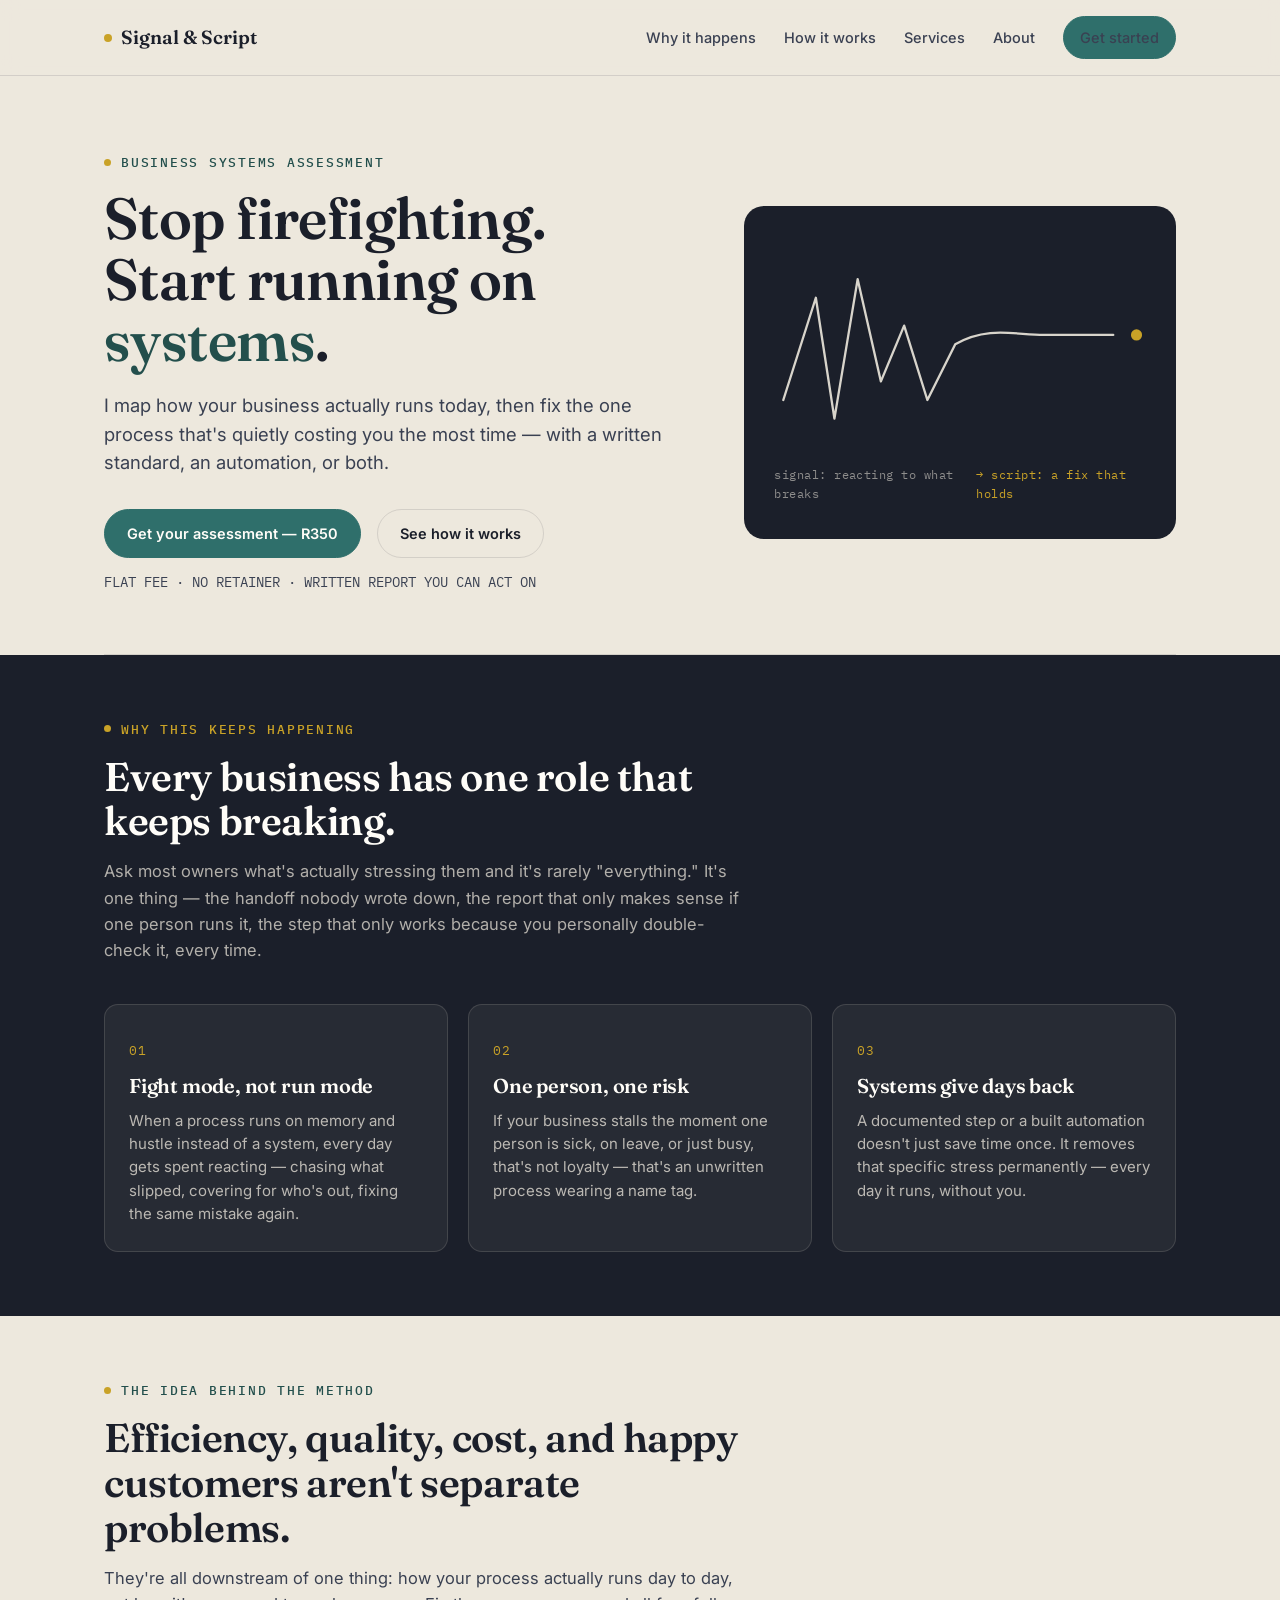
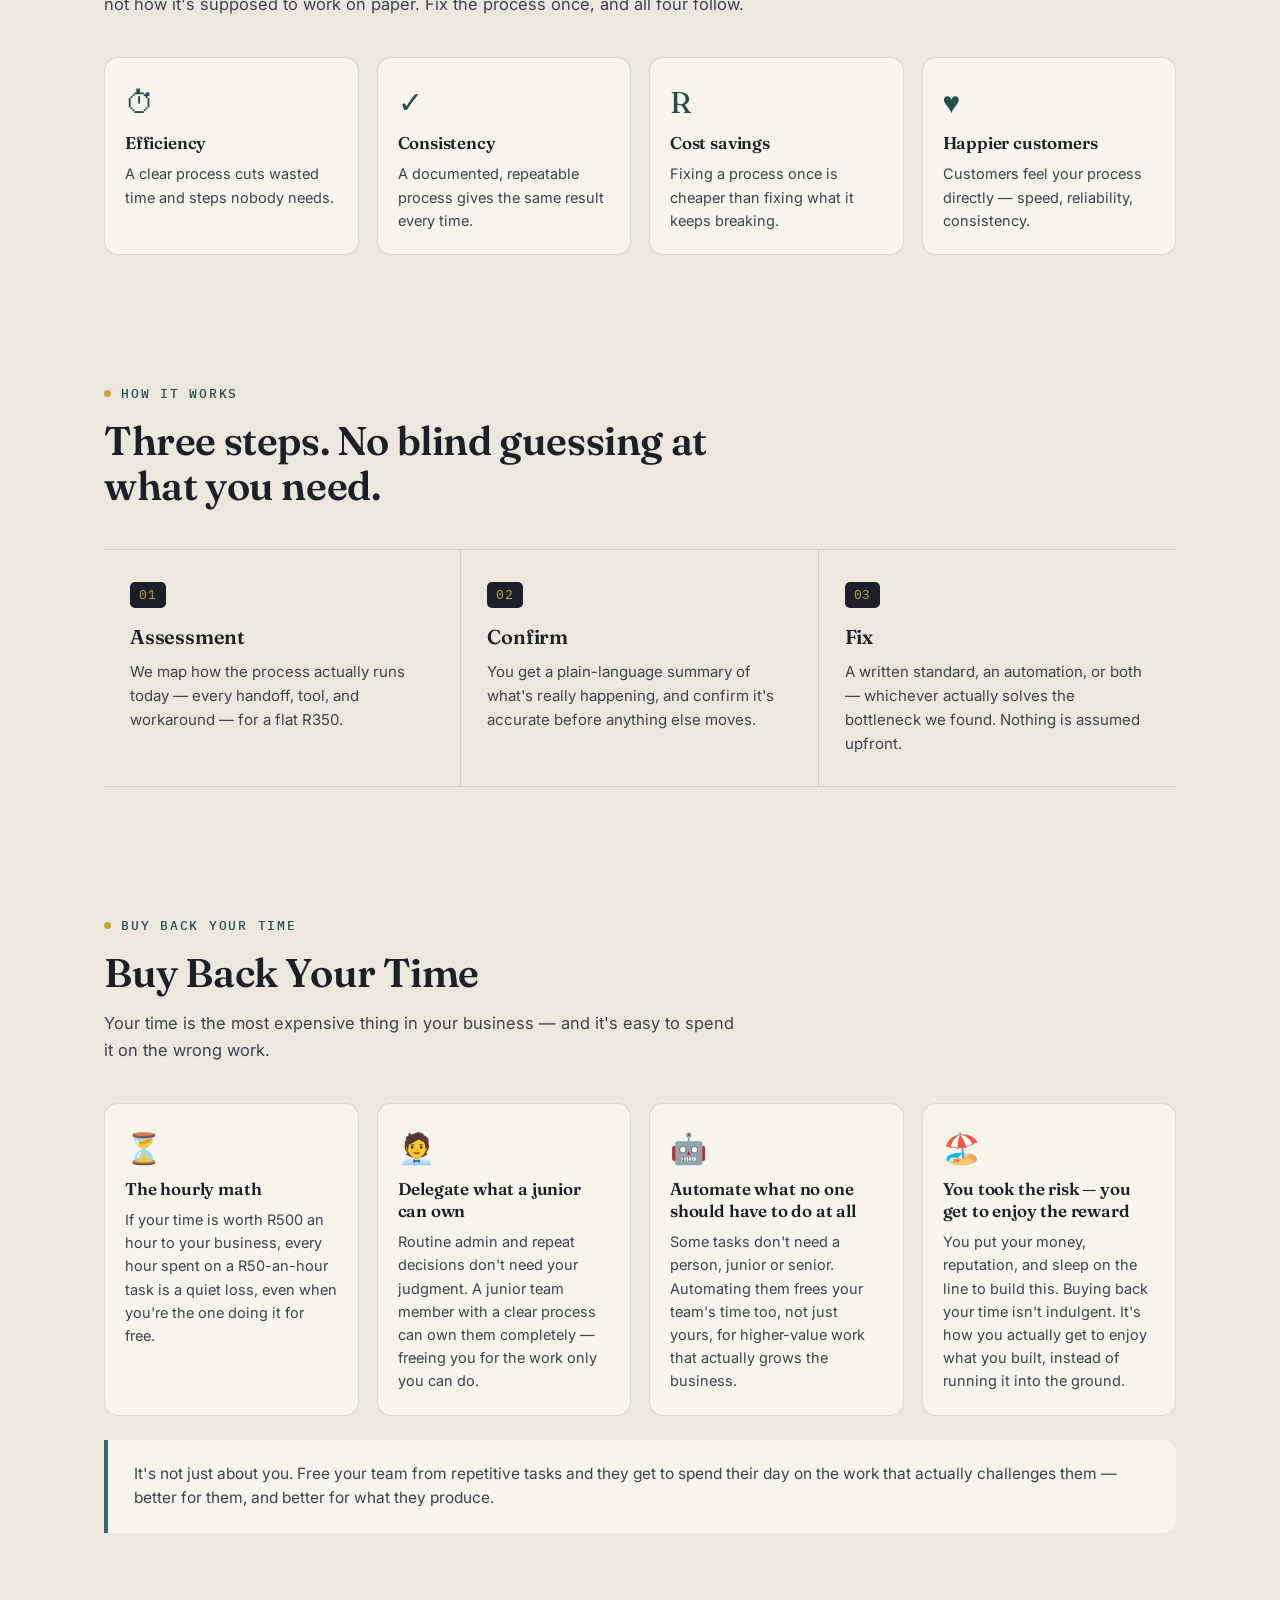
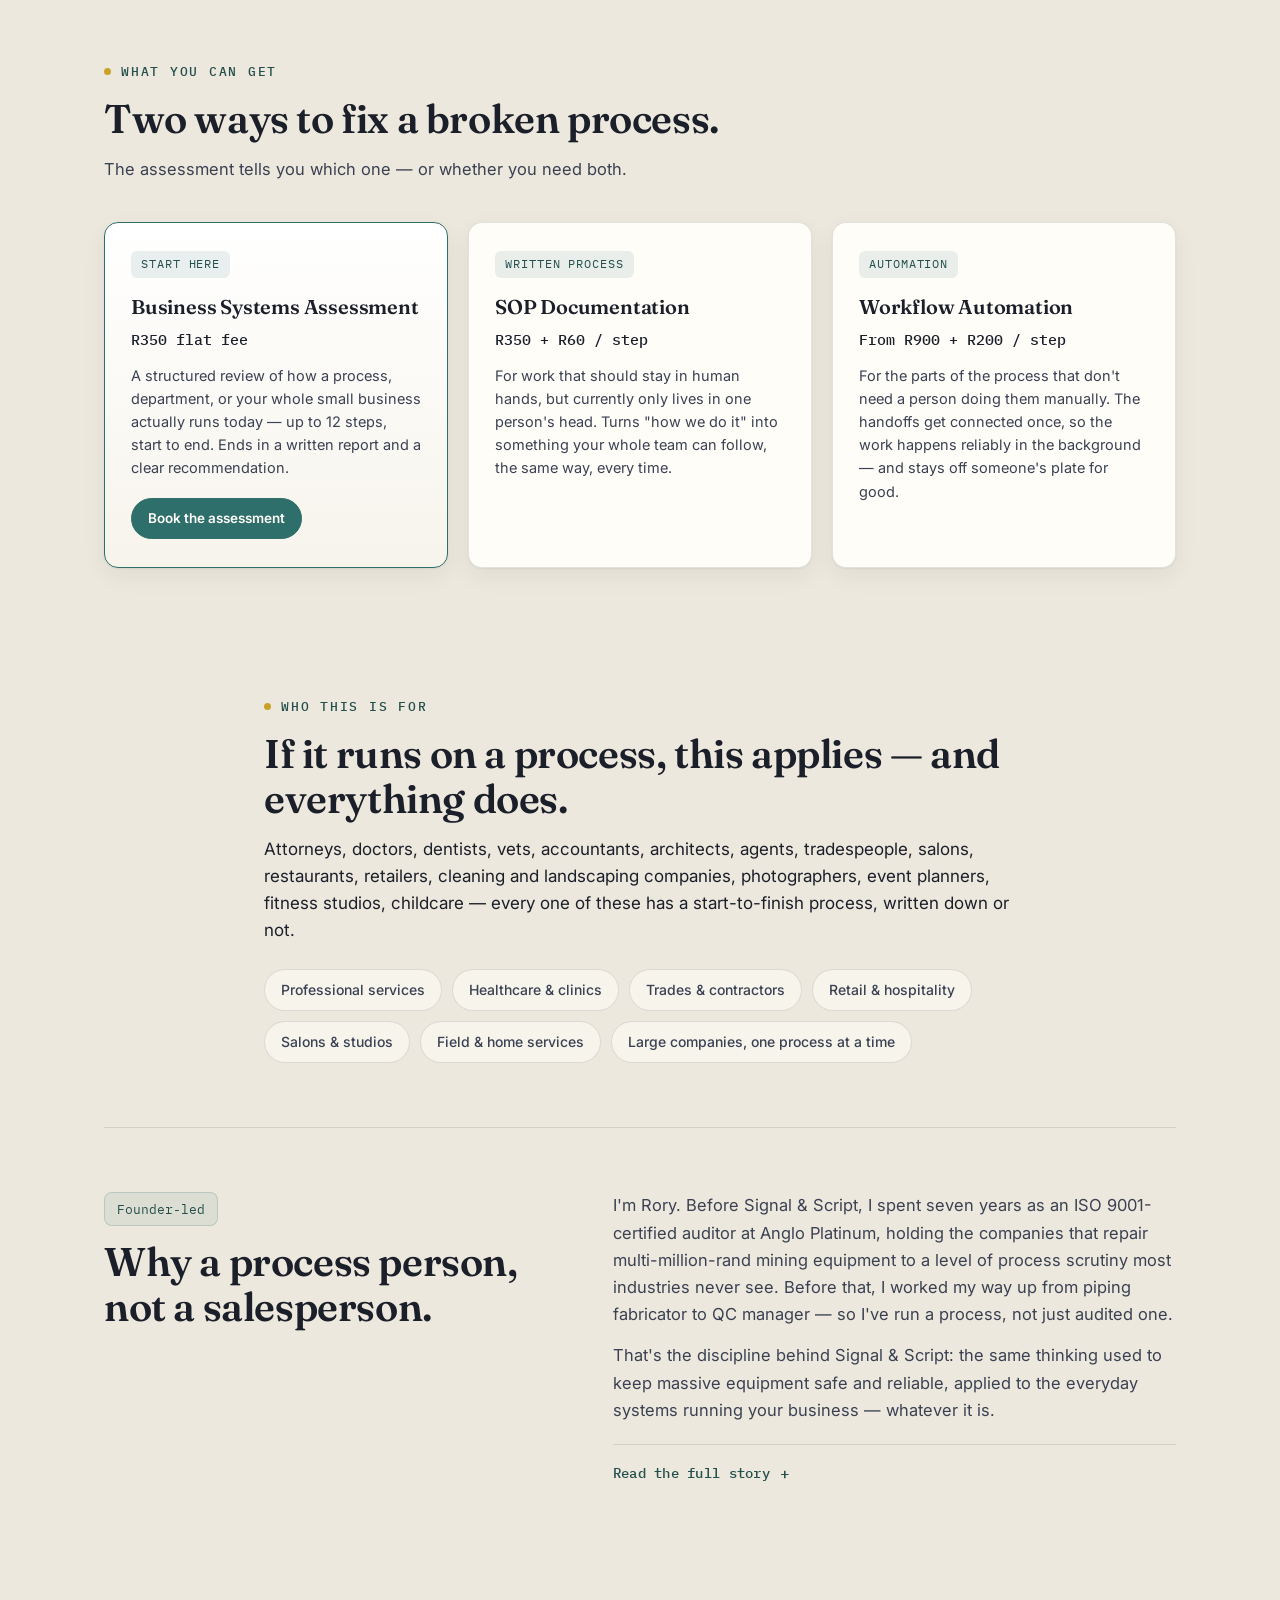
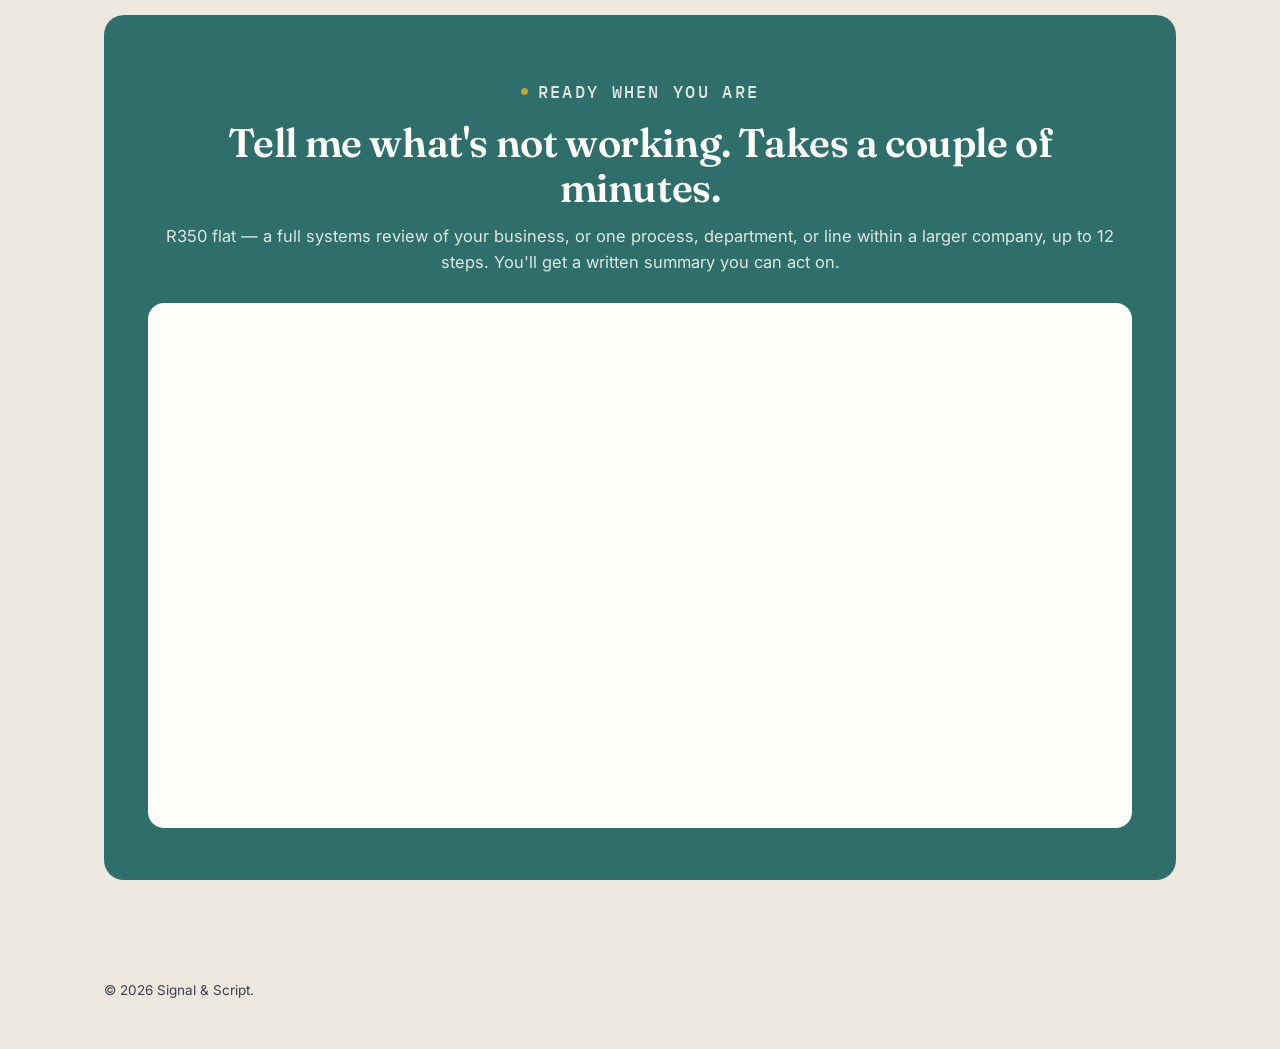
<file: index.html>
<!DOCTYPE html>
<html lang="en">
<head>
<meta charset="UTF-8">
<meta name="viewport" content="width=device-width, initial-scale=1.0">
<title>Signal & Script — Stop firefighting. Start running on systems.</title>
<meta name="description" content="Signal & Script maps how your business actually runs, then fixes the one process quietly costing you the most time — with a written standard, automation, or both. R350 flat-fee assessment.">
<link rel="preconnect" href="https://fonts.googleapis.com">
<link rel="preconnect" href="https://fonts.gstatic.com" crossorigin>
<link href="https://fonts.googleapis.com/css2?family=Fraunces:opsz,wght@9..144,400;9..144,500;9..144,600;9..144,700&family=Inter:wght@400;500;600;700&family=IBM+Plex+Mono:wght@400;500&display=swap" rel="stylesheet">
<style>
  :root{
    --ink:#1B1F2A;
    --ink-soft:#3A4152;
    --teal:#2F6F6B;
    --teal-deep:#234f4c;
    --gold:#C9A227;
    --paper:#EDE8DD;
    --paper-card:#F7F4EC;
    --white:#FFFDF8;
    --line:rgba(27,31,42,0.12);
    --shadow: 0 1px 2px rgba(27,31,42,0.06), 0 8px 24px rgba(27,31,42,0.06);
    --radius: 14px;
    --serif: 'Fraunces', Georgia, serif;
    --sans: 'Inter', -apple-system, BlinkMacSystemFont, sans-serif;
    --mono: 'IBM Plex Mono', ui-monospace, monospace;
  }
  *{box-sizing:border-box;}
  html{scroll-behavior:smooth;}
  @media (prefers-reduced-motion: reduce){ html{scroll-behavior:auto;} *{animation-duration:0.001ms !important; animation-iteration-count:1 !important; transition-duration:0.001ms !important;} }

  body{
    margin:0;
    background:var(--paper);
    color:var(--ink);
    font-family:var(--sans);
    font-size:17px;
    line-height:1.6;
    -webkit-font-smoothing:antialiased;
  }

  a{color:inherit;}
  img,svg{display:block;max-width:100%;}

  .wrap{max-width:1120px;margin:0 auto;padding:0 24px;}
  .wrap-narrow{max-width:800px;margin:0 auto;padding:0 24px;}

  .eyebrow{
    font-family:var(--mono);
    font-size:12.5px;
    letter-spacing:0.14em;
    text-transform:uppercase;
    color:var(--teal-deep);
    font-weight:500;
    display:flex;
    align-items:center;
    gap:10px;
    margin:0 0 16px;
  }
  .eyebrow::before{
    content:"";
    width:7px;height:7px;border-radius:50%;
    background:var(--gold);
    flex:none;
  }

  h1,h2,h3{font-family:var(--serif);font-weight:600;letter-spacing:-0.01em;margin:0;color:var(--ink);}
  h2{font-size:clamp(28px,4vw,40px);line-height:1.12;}
  h3{font-size:20px;line-height:1.3;}
  p{margin:0;}

  /* ---------- NAV ---------- */
  header.site{
    position:sticky;top:0;z-index:40;
    background:rgba(237,232,221,0.88);
    backdrop-filter:blur(10px);
    border-bottom:1px solid var(--line);
  }
  .nav{display:flex;align-items:center;justify-content:space-between;padding:16px 24px;max-width:1120px;margin:0 auto;}
  .logo{display:flex;align-items:center;gap:9px;font-family:var(--serif);font-weight:600;font-size:19px;text-decoration:none;color:var(--ink);}
  .logo .dot{width:8px;height:8px;border-radius:50%;background:var(--gold);}
  nav.links{display:flex;gap:28px;align-items:center;}
  nav.links a{font-size:14.5px;font-weight:500;text-decoration:none;color:var(--ink-soft);}
  nav.links a:hover{color:var(--teal-deep);}
  .btn{
    display:inline-flex;align-items:center;gap:8px;
    background:var(--teal);color:var(--white);
    font-family:var(--sans);font-weight:600;font-size:14.5px;
    padding:12px 22px;border-radius:999px;text-decoration:none;
    border:1px solid var(--teal);
    transition:transform .15s ease, background .15s ease, box-shadow .15s ease;
    white-space:nowrap;
  }
  .btn:hover{background:var(--teal-deep);transform:translateY(-1px);box-shadow:0 6px 16px rgba(47,111,107,0.25);}
  .btn-ghost{background:transparent;color:var(--ink);border:1px solid var(--line);}
  .btn-ghost:hover{background:var(--white);border-color:var(--ink);transform:none;box-shadow:none;}
  .btn-sm{padding:9px 16px;font-size:13.5px;}
  @media (max-width:760px){ nav.links a.hide-mobile{display:none;} }

  /* ---------- HERO ---------- */
  .hero{padding:76px 0 60px;}
  .hero-grid{display:grid;grid-template-columns:1.15fr 0.85fr;gap:56px;align-items:center;}
  @media (max-width:900px){ .hero-grid{grid-template-columns:1fr;gap:40px;} }
  .hero h1{font-size:clamp(34px,5.4vw,58px);line-height:1.05;}
  .hero h1 em{font-style:normal;color:var(--teal-deep);}
  .hero .sub{margin-top:20px;font-size:18.5px;line-height:1.55;color:var(--ink-soft);max-width:52ch;}
  .hero .cta-row{margin-top:32px;display:flex;gap:16px;align-items:center;flex-wrap:wrap;}
  .hero .fine{margin-top:14px;font-size:13.5px;color:var(--ink-soft);font-family:var(--mono);}

  .signal-art{
    background:var(--ink);
    border-radius:20px;
    padding:36px 30px;
    position:relative;
    overflow:hidden;
  }
  .signal-art svg{width:100%;height:auto;}
  .signal-caption{
    font-family:var(--mono);font-size:12px;color:rgba(237,232,221,0.55);
    display:flex;justify-content:space-between;margin-top:18px;letter-spacing:0.04em;
  }
  .signal-caption span:last-child{color:var(--gold);}

  .draw-path{
    stroke-dasharray:900;
    stroke-dashoffset:900;
    animation:draw 2.2s ease-out forwards 0.3s;
  }
  @keyframes draw{ to{ stroke-dashoffset:0; } }
  .pulse-dot{
    animation:pulse 2.4s ease-in-out infinite;
    transform-origin:center;
  }
  @keyframes pulse{ 0%,100%{opacity:1;transform:scale(1);} 50%{opacity:0.55;transform:scale(1.4);} }

  /* ---------- SECTION GENERIC ---------- */
  section{padding:64px 0;}
  .section-head{max-width:640px;margin:0 0 40px;}
  .section-head p.lede{margin-top:14px;font-size:16.5px;color:var(--ink-soft);}
  .divider{height:1px;background:var(--line);}

  /* ---------- FIGHT MODE CARDS ---------- */
  .band-dark{background:var(--ink);color:var(--paper);}
  .band-dark .eyebrow{color:var(--gold);}
  .band-dark .eyebrow::before{background:var(--gold);}
  .band-dark h2{color:var(--white);}
  .band-dark .section-head p.lede{color:rgba(237,232,221,0.72);}

  .card-grid-3{display:grid;grid-template-columns:repeat(3,1fr);gap:20px;}
  @media (max-width:860px){ .card-grid-3{grid-template-columns:1fr;} }

  .pain-card{
    background:rgba(237,232,221,0.06);
    border:1px solid rgba(237,232,221,0.14);
    border-radius:var(--radius);
    padding:26px 24px;
  }
  .pain-card .num{font-family:var(--mono);color:var(--gold);font-size:13px;letter-spacing:0.08em;}
  .pain-card h3{color:var(--white);margin-top:12px;}
  .pain-card p{margin-top:10px;font-size:15px;color:rgba(237,232,221,0.75);line-height:1.55;}

  /* ---------- OUTCOME STAT CARDS ---------- */
  .card-grid-4{display:grid;grid-template-columns:repeat(4,1fr);gap:18px;}
  @media (max-width:900px){ .card-grid-4{grid-template-columns:repeat(2,1fr);} }
  @media (max-width:520px){ .card-grid-4{grid-template-columns:1fr;} }

  .stat-card{
    background:var(--paper-card);
    border:1px solid var(--line);
    border-radius:var(--radius);
    padding:22px 20px;
  }
  .stat-card .glyph{font-family:var(--serif);font-size:30px;color:var(--teal-deep);line-height:1;}
  .stat-card h3{margin-top:14px;font-size:17px;}
  .stat-card p{margin-top:8px;font-size:14.5px;color:var(--ink-soft);}

  .buyback-callout{
    margin-top:24px;
    background:var(--paper-card);
    border-left:4px solid var(--teal);
    border-radius:0 var(--radius) var(--radius) 0;
    padding:22px 26px;
  }
  .buyback-callout p{font-size:15.5px;color:var(--ink-soft);line-height:1.6;}

  /* ---------- HOW IT WORKS ---------- */
  .steps{display:grid;grid-template-columns:repeat(3,1fr);gap:0;border-top:1px solid var(--line);}
  @media (max-width:860px){ .steps{grid-template-columns:1fr;} }
  .step{padding:30px 26px;border-right:1px solid var(--line);border-bottom:1px solid var(--line);}
  .step:last-child{border-right:none;}
  .step .step-num{font-family:var(--mono);font-size:13px;color:var(--gold);background:var(--ink);display:inline-block;padding:3px 9px;border-radius:5px;letter-spacing:0.06em;}
  .step h3{margin-top:16px;}
  .step p{margin-top:10px;font-size:15px;color:var(--ink-soft);}

  /* ---------- SERVICES ---------- */
  .service-card{
    background:var(--white);
    border:1px solid var(--line);
    border-radius:var(--radius);
    padding:28px 26px;
    display:flex;flex-direction:column;
    box-shadow:var(--shadow);
  }
  .service-card.featured{border-color:var(--teal);background:linear-gradient(180deg,#fff 0%,var(--paper-card) 100%);}
  .service-card .tag{font-family:var(--mono);font-size:11.5px;letter-spacing:0.08em;text-transform:uppercase;color:var(--teal-deep);background:rgba(47,111,107,0.1);padding:4px 10px;border-radius:6px;align-self:flex-start;}
  .service-card h3{margin-top:16px;}
  .service-card .price{font-family:var(--mono);font-size:15px;color:var(--ink);margin-top:8px;font-weight:500;}
  .service-card p.desc{margin-top:12px;font-size:14.5px;color:var(--ink-soft);flex:1;}

  /* ---------- AUDIENCE CHIPS ---------- */
  .chip-row{display:flex;flex-wrap:wrap;gap:10px;margin-top:24px;}
  .chip{
    font-family:var(--sans);font-size:14px;font-weight:500;
    background:var(--paper-card);border:1px solid var(--line);
    padding:9px 16px;border-radius:999px;color:var(--ink-soft);
  }

  /* ---------- ABOUT / DETAILS ---------- */
  .about-grid{display:grid;grid-template-columns:0.9fr 1.1fr;gap:48px;align-items:start;}
  @media (max-width:860px){ .about-grid{grid-template-columns:1fr;} }
  .founder-badge{
    font-family:var(--mono);font-size:12.5px;color:var(--teal-deep);
    background:rgba(47,111,107,0.08);border:1px solid rgba(47,111,107,0.2);
    padding:6px 12px;border-radius:8px;display:inline-block;margin-bottom:14px;
  }
  details.readmore{margin-top:20px;border-top:1px solid var(--line);padding-top:16px;}
  details.readmore summary{
    cursor:pointer;font-family:var(--mono);font-size:13.5px;color:var(--teal-deep);
    font-weight:500;letter-spacing:0.02em;list-style:none;display:flex;align-items:center;gap:8px;
  }
  details.readmore summary::-webkit-details-marker{display:none;}
  details.readmore summary::after{content:"+";font-size:16px;margin-left:2px;}
  details.readmore[open] summary::after{content:"–";}
  details.readmore .full-story{margin-top:16px;font-size:15px;color:var(--ink-soft);line-height:1.7;}
  details.readmore .full-story p{margin-top:12px;}

  /* ---------- FINAL CTA ---------- */
  .cta-band{background:var(--teal);color:var(--white);border-radius:20px;padding:52px 44px;text-align:center;}
  .cta-band h2{color:var(--white);}
  .cta-band p{margin-top:12px;color:rgba(255,253,248,0.85);font-size:16.5px;}
  .cta-band .cta-row{justify-content:center;margin-top:28px;}
  .cta-band .btn{background:var(--gold);color:var(--ink);border-color:var(--gold);}
  .cta-band .btn:hover{background:#dcb639;box-shadow:0 6px 18px rgba(201,162,39,0.35);}
  .cta-band .btn-ghost{border-color:rgba(255,253,248,0.4);color:var(--white);}
  .cta-band .btn-ghost:hover{background:rgba(255,253,248,0.1);border-color:var(--white);}

  /* ---------- FOOTER ---------- */
  footer{padding:36px 0 48px;}
  .footer-row{display:flex;justify-content:space-between;align-items:center;flex-wrap:wrap;gap:12px;font-size:13.5px;color:var(--ink-soft);}
  footer a{text-decoration:none;color:var(--ink-soft);}
  footer a:hover{color:var(--teal-deep);}

  .reveal{opacity:0;transform:translateY(14px);transition:opacity .6s ease, transform .6s ease;}
  .reveal.in{opacity:1;transform:none;}
</style>
</head>
<body>

<header class="site">
  <div class="nav">
    <a class="logo" href="#top"><span class="dot"></span>Signal & Script</a>
    <nav class="links">
      <a class="hide-mobile" href="#problem">Why it happens</a>
      <a class="hide-mobile" href="#how">How it works</a>
      <a class="hide-mobile" href="#services">Services</a>
      <a class="hide-mobile" href="#about">About</a>
      <a class="btn btn-sm" href="https://tally.so/r/OD94qR" target="_blank" rel="noopener">Get started</a>
    </nav>
  </div>
</header>

<main id="top">

  <!-- HERO -->
  <section class="hero">
    <div class="wrap hero-grid">
      <div>
        <p class="eyebrow">Business systems assessment</p>
        <h1>Stop firefighting.<br>Start running on <em>systems</em>.</h1>
        <p class="sub">I map how your business actually runs today, then fix the one process that's quietly costing you the most time — with a written standard, an automation, or both.</p>
        <div class="cta-row">
          <a class="btn" href="https://tally.so/r/OD94qR" target="_blank" rel="noopener">Get your assessment — R350</a>
          <a class="btn btn-ghost" href="#how">See how it works</a>
        </div>
        <p class="fine">FLAT FEE · NO RETAINER · WRITTEN REPORT YOU CAN ACT ON</p>
      </div>
      <div class="signal-art" aria-hidden="true">
        <svg viewBox="0 0 400 220" fill="none" xmlns="http://www.w3.org/2000/svg">
          <path class="draw-path" d="M10 170 L45 60 L65 190 L90 40 L115 150 L140 90 L165 170 L195 110 C 230 90, 260 100, 290 100 C 330 100, 350 100, 390 100"
                stroke="#EDE8DD" stroke-width="2.5" stroke-linecap="round" stroke-linejoin="round" opacity="0.9"/>
          <circle class="pulse-dot" cx="390" cy="100" r="6" fill="#C9A227"/>
        </svg>
        <div class="signal-caption">
          <span>signal: reacting to what breaks</span>
          <span>→ script: a fix that holds</span>
        </div>
      </div>
    </div>
  </section>

  <div class="wrap"><div class="divider"></div></div>

  <!-- WHY THIS KEEPS HAPPENING / FIGHT MODE -->
  <section id="problem" class="band-dark">
    <div class="wrap">
      <div class="section-head">
        <p class="eyebrow">Why this keeps happening</p>
        <h2>Every business has one role that keeps breaking.</h2>
        <p class="lede">Ask most owners what's actually stressing them and it's rarely "everything." It's one thing — the handoff nobody wrote down, the report that only makes sense if one person runs it, the step that only works because you personally double-check it, every time.</p>
      </div>
      <div class="card-grid-3">
        <div class="pain-card">
          <p class="num">01</p>
          <h3>Fight mode, not run mode</h3>
          <p>When a process runs on memory and hustle instead of a system, every day gets spent reacting — chasing what slipped, covering for who's out, fixing the same mistake again.</p>
        </div>
        <div class="pain-card">
          <p class="num">02</p>
          <h3>One person, one risk</h3>
          <p>If your business stalls the moment one person is sick, on leave, or just busy, that's not loyalty — that's an unwritten process wearing a name tag.</p>
        </div>
        <div class="pain-card">
          <p class="num">03</p>
          <h3>Systems give days back</h3>
          <p>A documented step or a built automation doesn't just save time once. It removes that specific stress permanently — every day it runs, without you.</p>
        </div>
      </div>
    </div>
  </section>

  <!-- WHY START WITH ASSESSMENT / OUTCOMES -->
  <section id="why">
    <div class="wrap">
      <div class="section-head">
        <p class="eyebrow">The idea behind the method</p>
        <h2>Efficiency, quality, cost, and happy customers aren't separate problems.</h2>
        <p class="lede">They're all downstream of one thing: how your process actually runs day to day, not how it's supposed to work on paper. Fix the process once, and all four follow.</p>
      </div>
      <div class="card-grid-4">
        <div class="stat-card">
          <p class="glyph">⏱</p>
          <h3>Efficiency</h3>
          <p>A clear process cuts wasted time and steps nobody needs.</p>
        </div>
        <div class="stat-card">
          <p class="glyph">✓</p>
          <h3>Consistency</h3>
          <p>A documented, repeatable process gives the same result every time.</p>
        </div>
        <div class="stat-card">
          <p class="glyph">R</p>
          <h3>Cost savings</h3>
          <p>Fixing a process once is cheaper than fixing what it keeps breaking.</p>
        </div>
        <div class="stat-card">
          <p class="glyph">♥</p>
          <h3>Happier customers</h3>
          <p>Customers feel your process directly — speed, reliability, consistency.</p>
        </div>
      </div>
    </div>
  </section>

  <!-- HOW IT WORKS -->
  <section id="how">
    <div class="wrap">
      <div class="section-head">
        <p class="eyebrow">How it works</p>
        <h2>Three steps. No blind guessing at what you need.</h2>
      </div>
    </div>
    <div class="wrap">
      <div class="steps">
        <div class="step">
          <span class="step-num">01</span>
          <h3>Assessment</h3>
          <p>We map how the process actually runs today — every handoff, tool, and workaround — for a flat R350.</p>
        </div>
        <div class="step">
          <span class="step-num">02</span>
          <h3>Confirm</h3>
          <p>You get a plain-language summary of what's really happening, and confirm it's accurate before anything else moves.</p>
        </div>
        <div class="step">
          <span class="step-num">03</span>
          <h3>Fix</h3>
          <p>A written standard, an automation, or both — whichever actually solves the bottleneck we found. Nothing is assumed upfront.</p>
        </div>
      </div>
    </div>
  </section>

  <!-- BUY BACK YOUR TIME -->
  <section id="buyback">
    <div class="wrap">
      <div class="section-head">
        <p class="eyebrow">Buy back your time</p>
        <h2>Buy Back Your Time</h2>
        <p class="lede">Your time is the most expensive thing in your business — and it's easy to spend it on the wrong work.</p>
      </div>
      <div class="card-grid-4">
        <div class="stat-card">
          <p class="glyph">⏳</p>
          <h3>The hourly math</h3>
          <p>If your time is worth R500 an hour to your business, every hour spent on a R50-an-hour task is a quiet loss, even when you're the one doing it for free.</p>
        </div>
        <div class="stat-card">
          <p class="glyph">🧑‍💼</p>
          <h3>Delegate what a junior can own</h3>
          <p>Routine admin and repeat decisions don't need your judgment. A junior team member with a clear process can own them completely — freeing you for the work only you can do.</p>
        </div>
        <div class="stat-card">
          <p class="glyph">🤖</p>
          <h3>Automate what no one should have to do at all</h3>
          <p>Some tasks don't need a person, junior or senior. Automating them frees your team's time too, not just yours, for higher-value work that actually grows the business.</p>
        </div>
        <div class="stat-card">
          <p class="glyph">🏖️</p>
          <h3>You took the risk — you get to enjoy the reward</h3>
          <p>You put your money, reputation, and sleep on the line to build this. Buying back your time isn't indulgent. It's how you actually get to enjoy what you built, instead of running it into the ground.</p>
        </div>
      </div>
      <div class="buyback-callout">
        <p>It's not just about you. Free your team from repetitive tasks and they get to spend their day on the work that actually challenges them — better for them, and better for what they produce.</p>
      </div>
    </div>
  </section>

  <!-- SERVICES -->
  <section id="services">
    <div class="wrap">
      <div class="section-head">
        <p class="eyebrow">What you can get</p>
        <h2>Two ways to fix a broken process.</h2>
        <p class="lede">The assessment tells you which one — or whether you need both.</p>
      </div>
      <div class="card-grid-3">
        <div class="service-card featured">
          <span class="tag">Start here</span>
          <h3>Business Systems Assessment</h3>
          <p class="price">R350 flat fee</p>
          <p class="desc">A structured review of how a process, department, or your whole small business actually runs today — up to 12 steps, start to end. Ends in a written report and a clear recommendation.</p>
          <a class="btn btn-sm" style="margin-top:18px;align-self:flex-start;" href="https://tally.so/r/OD94qR" target="_blank" rel="noopener">Book the assessment</a>
        </div>
        <div class="service-card">
          <span class="tag">Written process</span>
          <h3>SOP Documentation</h3>
          <p class="price">R350 + R60 / step</p>
          <p class="desc">For work that should stay in human hands, but currently only lives in one person's head. Turns "how we do it" into something your whole team can follow, the same way, every time.</p>
        </div>
        <div class="service-card">
          <span class="tag">Automation</span>
          <h3>Workflow Automation</h3>
          <p class="price">From R900 + R200 / step</p>
          <p class="desc">For the parts of the process that don't need a person doing them manually. The handoffs get connected once, so the work happens reliably in the background — and stays off someone's plate for good.</p>
        </div>
      </div>
    </div>
  </section>

  <!-- WHO IT'S FOR -->
  <section id="who">
    <div class="wrap-narrow">
      <p class="eyebrow">Who this is for</p>
      <h2>If it runs on a process, this applies — and everything does.</h2>
      <p class="lede" style="margin-top:14px;">Attorneys, doctors, dentists, vets, accountants, architects, agents, tradespeople, salons, restaurants, retailers, cleaning and landscaping companies, photographers, event planners, fitness studios, childcare — every one of these has a start-to-finish process, written down or not.</p>
      <div class="chip-row">
        <span class="chip">Professional services</span>
        <span class="chip">Healthcare & clinics</span>
        <span class="chip">Trades & contractors</span>
        <span class="chip">Retail & hospitality</span>
        <span class="chip">Salons & studios</span>
        <span class="chip">Field & home services</span>
        <span class="chip">Large companies, one process at a time</span>
      </div>
    </div>
  </section>

  <div class="wrap"><div class="divider"></div></div>

  <!-- ABOUT -->
  <section id="about">
    <div class="wrap about-grid">
      <div>
        <p class="founder-badge">Founder-led</p>
        <h2>Why a process person, not a salesperson.</h2>
      </div>
      <div>
        <p style="font-size:16.5px;color:var(--ink-soft);line-height:1.65;">I'm Rory. Before Signal & Script, I spent seven years as an ISO 9001-certified auditor at Anglo Platinum, holding the companies that repair multi-million-rand mining equipment to a level of process scrutiny most industries never see. Before that, I worked my way up from piping fabricator to QC manager — so I've run a process, not just audited one.</p>
        <p style="font-size:16.5px;color:var(--ink-soft);line-height:1.65;margin-top:14px;">That's the discipline behind Signal & Script: the same thinking used to keep massive equipment safe and reliable, applied to the everyday systems running your business — whatever it is.</p>

        <details class="readmore">
          <summary>Read the full story</summary>
          <div class="full-story">
            <p>Before Signal & Script, I spent seven years as an ISO 9001:2015-certified auditor at Anglo Platinum, embedded in the maintenance and repair processes for some of the largest and most expensive mining equipment in the world — excavators, drill rigs, and haul trucks from Caterpillar and Komatsu, crushers from FLSmidth and Metso, pumps and vibrating screens from Weir Minerals, and the repair of the massive hydraulic cylinders that power this equipment. I audited the companies responsible for repairing it, holding their processes to a level of scrutiny most industries never see.</p>
            <p>That scrutiny exists for a reason. In mining and heavy engineering, tolerances are measured in fractions of a millimetre, and the cost of a process failure isn't just downtime — it's equipment worth millions, and in some environments, real physical risk. There's no room for "good enough." After seven years in that world, I spent two more years running my own consultancy doing the same work independently.</p>
            <p>Before I ever audited a process, I worked inside one. I started my career as a piping fabricator and worked my way up through foreman, supervisor, QC inspector, senior QC inspector, and QC manager — I've seen how a process actually runs from the factory floor, not just from a clipboard.</p>
            <p>Most of the businesses I work with now are simpler to map than a mining process — fewer moving parts, fewer handoffs, fewer people involved. That's good news: it means less to untangle, and a faster path to a clear picture of how your business actually runs. Your expertise stays yours — a dentist's clinical skill or an attorney's legal judgment isn't something I touch. What I look at is everything around that expertise: how a client or patient moves from first contact to being helped, and where that journey gets slower, less consistent, or harder than it needs to be.</p>
          </div>
        </details>
      </div>
    </div>
  </section>

  <!-- FINAL CTA -->
  <section id="start">
    <div class="wrap">
      <div class="cta-band">
        <p class="eyebrow" style="justify-content:center;color:rgba(255,253,248,0.85);">Ready when you are</p>
        <h2>Tell me what's not working. Takes a couple of minutes.</h2>
        <p>R350 flat — a full systems review of your business, or one process, department, or line within a larger company, up to 12 steps. You'll get a written summary you can act on.</p>

        <div id="tally-embed-wrap" style="background:var(--white); border-radius:16px; padding:8px; margin-top:28px;">
          <iframe data-tally-src="https://tally.so/embed/OD94qR?alignLeft=1&hideTitle=1&transparentBackground=1&dynamicHeight=1"
            loading="lazy"
            width="100%"
            height="500"
            frameborder="0"
            marginheight="0"
            marginwidth="0"
            title="Business Systems Assessment — Signal & Script">
          </iframe>
        </div>
        <script>
          var d = document, w = "https://tally.so/widgets/embed.js", v = function () {
            "undefined" != typeof Tally ? Tally.loadEmbeds() : d.querySelectorAll("iframe[data-tally-src]:not([src])").forEach((function (e) {
              e.src = e.dataset.tallySrc;
            }));
          };
          if ("undefined" != typeof Tally) v();
          else if (d.querySelector('script[src="' + w + '"]') == null) {
            var s = d.createElement("script");
            s.src = w, s.onload = v, s.onerror = v, d.body.appendChild(s);
          }
        </script>
      </div>
    </div>
  </section>

</main>

<footer>
  <div class="wrap footer-row">
    <span>© 2026 Signal & Script.</span>
  </div>
</footer>

<script>
  // Scroll-reveal for section heads and cards
  const targets = document.querySelectorAll('.pain-card, .stat-card, .step, .service-card, .section-head, .about-grid > div');
  targets.forEach(el => el.classList.add('reveal'));
  const io = new IntersectionObserver((entries) => {
    entries.forEach(entry => { if (entry.isIntersecting) { entry.target.classList.add('in'); io.unobserve(entry.target); } });
  }, { threshold: 0.12 });
  targets.forEach(el => io.observe(el));
</script>

</body>
</html>
</file>
